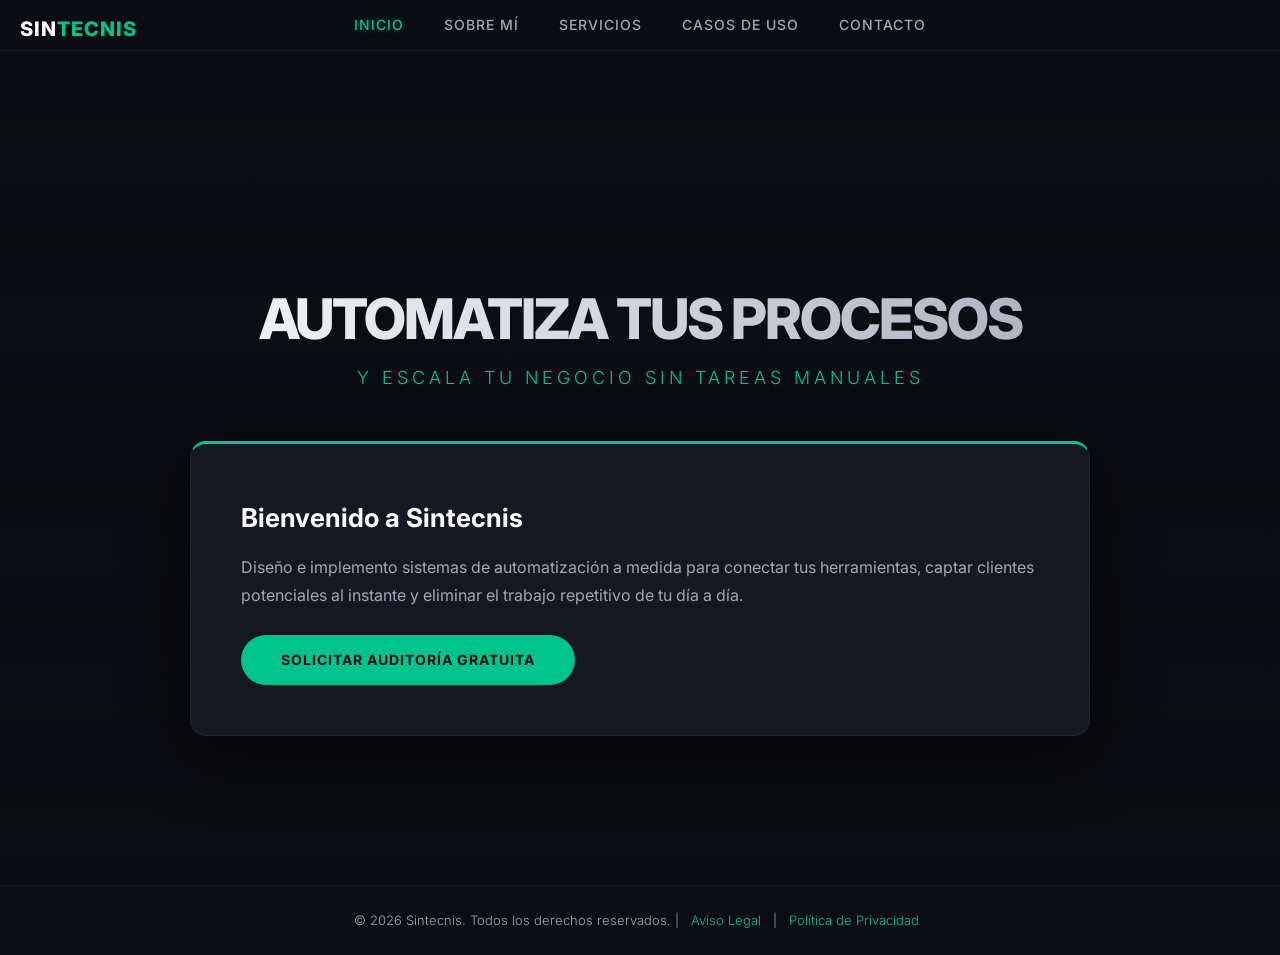
<file: index.html>
<!doctype html>
<html lang="es">
<head>
    <meta charset="utf-8">
    <meta http-equiv="X-UA-Compatible" content="IE=edge">
    <meta name="viewport" content="width=device-width, initial-scale=1">
    
    <!-- Cabeceras de Seguridad Básicas para Web Estática -->
    <meta http-equiv="X-Content-Type-Options" content="nosniff">
    <meta name="referrer" content="strict-origin-when-cross-origin">

    <title>Sintecnis | Automatización de Procesos y Captación de Clientes</title>
    <meta name="description" content="Consultoría de automatización de procesos con Make, APIs y sistemas de captación de leads para empresas. Ahorra horas de trabajo manual.">

    <!-- Google reCAPTCHA v3 (Pega aquí tu script con tu Site Key pública) -->
     <script src="https://www.google.com/recaptcha/api.js?render=6LdymyMuAAAAAO7fPjO7Dd2IUIYKH5w0hFWLrXYZ"></script>
    <!-- <script src="https://www.google.com/recaptcha/api.js?render=6LcXAQUuAAAAAJaiqwpPEfkSgPpl6sPxqFCcwkRI"></script> -->

    <!-- Favicons -->
    <link rel="apple-touch-icon" sizes="180x180" href="apple-touch-icon.png">
    <link rel="icon" type="image/png" sizes="32x32" href="favicon-32x32.png">
    <link rel="icon" type="image/png" sizes="16x16" href="favicon-16x16.png">
    <link rel="manifest" href="site.webmanifest">
    <link rel="mask-icon" href="safari-pinned-tab.svg" color="#01c38e">
    <meta name="msapplication-TileColor" content="#0b0d12">
    <meta name="theme-color" content="#0b0d12">

    <link rel="stylesheet" href="css/bootstrap.min.css">
    <link rel="stylesheet" href="css/fontAwesome.css">
    <link href="https://fonts.googleapis.com/css2?family=Inter:wght@300;400;600;700;800&display=swap" rel="stylesheet">

    <style>
        :root {
            --bg-dark: #0b0d12;
            --bg-card: #1a1e29;
            --accent: #01c38e;
            --accent-hover: #01a376;
            --text-white: #ffffff;
            --text-grey: #a0a8b8;
        }

        body {
            font-family: 'Inter', sans-serif;
            background-color: var(--bg-dark) !important;
            color: var(--text-white) !important;
            overflow-x: hidden;
        }

        .top-part {
            position: fixed;
            width: 100%;
            height: 100%;
            z-index: -2;
            top: 0;
            left: 0;
            background-color: var(--bg-dark);
        }

        .top-part video {
            width: 100%;
            height: 100%;
            object-fit: cover;
            opacity: 0.3;
            filter: blur(2px) brightness(0.8);
        }

        .overlay {
            background: linear-gradient(180deg, rgba(11,13,18,0.9) 0%, rgba(11,13,18,0.7) 50%, rgba(11,13,18,0.95) 100%) !important;
            z-index: -1 !important;
            position: fixed;
            width: 100%;
            height: 100%;
            top: 0;
            left: 0;
        }

        .navbar-modern {
            position: fixed;
            top: 0;
            left: 0;
            width: 100%;
            z-index: 1000;
            background: rgba(11, 13, 18, 0.85) !important;
            backdrop-filter: blur(12px);
            border-bottom: 1px solid rgba(255, 255, 255, 0.05);
            padding: 15px 0;
            transition: all 0.3s ease;
        }

        .navbar-modern .nav-links {
            display: flex;
            justify-content: center;
            align-items: center;
            gap: 40px;
            list-style: none;
            margin: 0;
            padding: 0;
        }

        .navbar-modern .nav-links li a {
            color: var(--text-grey) !important;
            text-decoration: none;
            font-size: 14px;
            font-weight: 500;
            text-transform: uppercase;
            letter-spacing: 1px;
            transition: color 0.3s;
        }

        .navbar-modern .nav-links li a:hover,
        .navbar-modern .nav-links li.selected a {
            color: var(--accent) !important;
            text-shadow: 0 0 10px rgba(1, 195, 142, 0.4);
        }

        .brand-logo {
            position: absolute;
            left: 20px;
            top: 15px;
            font-size: 20px;
            font-weight: 800;
            color: var(--text-white) !important;
            letter-spacing: 1px;
            text-decoration: none;
        }
        .brand-logo span {
            color: var(--accent);
        }

        .cd-hero {
            background: transparent !important;
            padding-top: 120px;
        }

        .cd-hero-slider {
            position: relative;
            width: 100%;
            min-height: 85vh;
            list-style: none;
            padding: 0;
            margin: 0;
        }

        .cd-hero-slider li {
            display: none;
            min-height: 85vh;
        }

        .cd-hero-slider li.selected {
            display: flex;
            align-items: center;
            justify-content: center;
        }

        .heading {
            margin-bottom: 50px !important;
            text-align: center;
        }

        .heading h1 {
            font-size: 56px;
            font-weight: 800;
            letter-spacing: -2px;
            text-transform: uppercase;
            background: linear-gradient(to right, #fff, #a0a8b8);
            -webkit-background-clip: text;
            -webkit-text-fill-color: transparent;
            margin-bottom: 15px;
        }

        .heading span {
            font-size: 18px;
            color: var(--accent) !important;
            font-weight: 300;
            letter-spacing: 4px;
            text-transform: uppercase;
        }

        .content {
            background-color: rgba(26, 30, 41, 0.7) !important;
            backdrop-filter: blur(10px);
            border: 1px solid rgba(255, 255, 255, 0.05);
            border-top: 3px solid var(--accent) !important;
            border-radius: 16px;
            box-shadow: 0 20px 60px rgba(0,0,0,0.5) !important;
            padding: 50px !important;
            max-width: 900px;
            margin: 0 auto !important;
            position: relative;
            z-index: 10;
        }

        .content h4 {
            font-size: 26px;
            font-weight: 700;
            color: var(--text-white) !important;
            margin-bottom: 20px;
        }

        .content p {
            font-size: 16px;
            color: var(--text-grey) !important;
            line-height: 1.8;
            margin-bottom: 25px;
        }

        .primary-button a, 
        .btn-modern {
            display: inline-block;
            background-color: var(--accent) !important;
            color: #0b0d12 !important;
            font-weight: 700 !important;
            padding: 15px 40px !important;
            border-radius: 50px !important;
            text-decoration: none;
            text-transform: uppercase;
            letter-spacing: 1px;
            font-size: 14px;
            border: none !important;
            transition: all 0.3s ease;
            cursor: pointer;
        }

        .primary-button a:hover,
        .btn-modern:hover {
            background-color: var(--accent-hover) !important;
            color: #fff !important;
            transform: translateY(-3px);
            box-shadow: 0 10px 20px rgba(1, 195, 142, 0.3);
        }

        .fivth-content input[type="text"], 
        .fivth-content input[type="email"], 
        .fivth-content textarea {
            background-color: rgba(0,0,0,0.35) !important;
            border: 1px solid rgba(255,255,255,0.15) !important;
            border-radius: 8px !important;
            color: var(--text-white) !important;
            padding: 15px !important;
            height: auto !important;
            line-height: 1.5 !important;
            font-size: 15px !important;
            margin-bottom: 15px;
        }

        .fivth-content input:focus, 
        .fivth-content textarea:focus {
            border-color: var(--accent) !important;
            box-shadow: 0 0 0 3px rgba(1, 195, 142, 0.2) !important;
            outline: none !important;
        }

        .gdpr-check {
            display: flex;
            align-items: flex-start;
            gap: 10px;
            margin-bottom: 20px;
            font-size: 13px;
            color: var(--text-grey);
            text-align: left;
        }

        .gdpr-check input[type="checkbox"] {
            margin-top: 4px;
            accent-color: var(--accent);
        }

        .gdpr-check a {
            color: var(--accent);
            text-decoration: underline;
        }

        footer {
            background-color: var(--bg-dark) !important;
            border-top: 1px solid rgba(255,255,255,0.05) !important;
            position: relative;
            z-index: 100;
            padding: 25px 15px;
            text-align: center;
        }

        footer p {
            color: var(--text-grey) !important;
            font-size: 13px;
            font-weight: 300;
            margin: 0;
        }

        footer a {
            color: var(--accent);
            text-decoration: none;
            margin: 0 8px;
        }

        footer a:hover {
            text-decoration: underline;
        }

        #success-message {
            animation: fadeInUp 0.6s ease-out;
        }

        @keyframes fadeInUp {
            from { opacity: 0; transform: translateY(20px); }
            to { opacity: 1; transform: translateY(0); }
        }

        @media (max-width: 768px) {
            .heading h1 { font-size: 36px; }
            .navbar-modern .nav-links { gap: 15px; font-size: 12px; }
            .brand-logo { display: none; }
            .content { padding: 30px 20px !important; margin: 0 15px !important; }
        }
    </style>
</head>
<body>

    <div class="overlay"></div>
    <section class="top-part">
        <video autoplay loop muted playsinline>
            <source src="videos/video.mp4" type="video/mp4">
        </video>
    </section>

    <nav class="navbar-modern">
        <a href="#inicio" class="brand-logo" data-slide="0">SIN<span>TECNIS</span></a>
        <ul class="nav-links">
            <li class="selected"><a href="#inicio" data-slide="0">Inicio</a></li>
            <li><a href="#sobre-mi" data-slide="1">Sobre Mí</a></li>
            <li><a href="#servicios" data-slide="2">Servicios</a></li>
            <li><a href="#casos" data-slide="3">Casos de Uso</a></li>
            <li><a href="#contacto" data-slide="4">Contacto</a></li>
        </ul>
    </nav>

    <section class="cd-hero">
        <ul class="cd-hero-slider">

            <!-- SLIDE 1: INICIO -->
            <li class="selected">
                <div class="container">
                    <div class="heading">
                        <h1>Automatiza tus Procesos</h1>
                        <span>Y escala tu negocio sin tareas manuales</span>
                    </div>
                    <div class="content first-content">
                        <h4>Bienvenido a Sintecnis</h4>
                        <p>Diseño e implemento sistemas de automatización a medida para conectar tus herramientas, captar clientes potenciales al instante y eliminar el trabajo repetitivo de tu día a día.</p>
                        <div class="primary-button">
                            <a href="#contacto" data-slide="4">Solicitar Auditoría Gratuita</a>
                        </div>
                    </div>
                </div>
            </li>

            <!-- SLIDE 2: SOBRE MÍ -->
            <li>
                <div class="container">
                    <div class="heading">
                        <h1>Enfoque Técnico</h1>
                        <span>Soluciones directas, sin intermediarios</span>
                    </div>
                    <div class="content second-content">
                        <h4>¿Cómo trabajo?</h4>
                        <p>Soy especialista en automatización de flujos de trabajo, integración de APIs y arquitectura No-Code/Low-Code (Make, Webhooks, Python). Tratas directamente con quien diseña y mantiene tu sistema, garantizando soluciones rápidas, escalables y adaptadas a la operativa real de tu negocio.</p>
                        <div class="primary-button">
                            <a href="#contacto" data-slide="4">Hablemos de tu proyecto</a>
                        </div>
                    </div>
                </div>
            </li>

            <!-- SLIDE 3: SERVICIOS -->
            <li>
                <div class="container">
                    <div class="heading">
                        <h1>Soluciones</h1>
                        <span>Automatización a medida</span>
                    </div>
                    <div class="content third-content">
                        <h4>Servicios Principales</h4>
                        <p>Conecto tus formularios, CRM, correo electrónico y mensajería para que la información fluya automáticamente sin errores humanos.</p>
                        <ul style="list-style: none; padding: 0; margin-bottom: 30px;">
                            <li style="color: var(--accent); margin-bottom: 10px;">✓ Captación y cualificación automática de leads</li>
                            <li style="color: var(--accent); margin-bottom: 10px;">✓ Integración con WhatsApp, Telegram, Gmail y CRM</li>
                            <li style="color: var(--accent); margin-bottom: 10px;">✓ Sincronización de bases de datos y facturación</li>
                        </ul>
                        <div class="primary-button">
                            <a href="#contacto" data-slide="4">Pedir Presupuesto</a>
                        </div>
                    </div>
                </div>
            </li>

            <!-- SLIDE 4: CASOS DE USO -->
            <li>
                <div class="container">
                    <div class="heading">
                        <h1>Casos de Uso</h1>
                        <span>Ejemplos de aplicación real</span>
                    </div>
                    <div class="content fourth-content">
                        <h4>¿Qué podemos automatizar hoy?</h4>
                        <p><strong>1. Respuesta inmediata a clientes:</strong> Cuando alguien rellena tu web, recibe un correo personalizado en 5 segundos, sus datos se guardan en tu CRM y tú recibes una alerta en tu móvil.<br>
                        <strong>2. Gestión administrativa:</strong> Generación automática de presupuestos, facturas y recordatorios de seguimiento sin tocar una hoja de cálculo.</p>
                        <div class="primary-button">
                            <a href="#contacto" data-slide="4">Probar una Demo</a>
                        </div>
                    </div>
                </div>
            </li>

            <!-- SLIDE 5: CONTACTO -->
            <li>
                <div class="container">
                    <div class="heading">
                        <h1>Hablemos</h1>
                        <span>Cuéntame qué proceso quieres automatizar</span>
                    </div>
                    <div class="content fivth-content">
                        <h4>Contacto Directo</h4>
                        <p style="max-width: 550px;">Describe brevemente tu negocio o el cuello de botella que quieres resolver. Te responderé en menos de 24 horas con una propuesta clara.</p>
                        <div class="row">
                            <div class="col-md-12">
                                <form id="contact" action="https://hook.eu1.make.com/nskpr2016ak9xm599ajx19p2qz8hq71o" method="post">
                                    <div class="row">
                                        <div class="col-md-6">
                                            <input name="name" type="text" class="form-control" id="name" placeholder="Tu Nombre" maxlength="80" required>
                                        </div>
                                        <div class="col-md-6">
                                            <input name="email" type="email" class="form-control" id="email" placeholder="Tu Email" maxlength="120" required>
                                        </div>
                                        <div class="col-md-12">
                                            <textarea name="message" rows="4" class="form-control" id="message" placeholder="Cuéntame sobre tu proyecto..." maxlength="1000" required></textarea>
                                        </div>
                                        <div class="col-md-12">
                                            <label class="gdpr-check">
                                                <input type="checkbox" id="gdpr" name="gdpr" required>
                                                <span>He leído y acepto la <a href="privacidad.html" target="_blank" rel="noopener noreferrer">Política de Privacidad</a>. Tus datos solo se usarán para responder a tu consulta.</span>
                                            </label>
                                        </div>
                                        <div class="col-md-12">
                                            <button type="submit" class="btn-modern">Enviar Mensaje</button>
                                        </div>
                                    </div>
                                </form>

                                <div id="success-message" style="display: none; text-align: center; padding: 40px 0;">
                                    <div style="display: inline-block; width: 70px; height: 70px; line-height: 70px; border-radius: 50%; background-color: var(--accent); margin-bottom: 20px;">
                                        <i class="fa fa-check" style="font-size: 32px; color: #0b0d12;"></i>
                                    </div>
                                    <h3 style="color: var(--text-white); font-size: 26px; font-weight: 700; margin-bottom: 15px;">¡Mensaje Enviado!</h3>
                                    <p style="color: var(--text-grey); font-size: 16px; max-width: 500px; margin: 0 auto 25px auto;">Gracias por escribir. Revisaré tu mensaje y te responderé en menos de 24 horas.</p>
                                    <button type="button" id="reset-form-btn" class="btn-modern">Enviar otro mensaje</button>
                                </div>
                            </div>
                        </div>
                    </div>
                </div>
            </li>

        </ul>
    </section>

    <footer>
        <p>© 2026 Sintecnis. Todos los derechos reservados. | 
            <a href="aviso-legal.html" rel="noopener noreferrer">Aviso Legal</a> | 
            <a href="privacidad.html" rel="noopener noreferrer">Política de Privacidad</a>
        </p>
    </footer>

    <script>
        document.addEventListener('DOMContentLoaded', function() {
            var slidesWrapper = document.querySelector('.cd-hero-slider');
            var navLinks = document.querySelectorAll('.navbar-modern .nav-links li');

            function showSlide(index) {
                var slides = slidesWrapper.children;
                if (!slides[index]) return;

                for (var i = 0; i < slides.length; i++) {
                    slides[i].classList.remove('selected');
                }
                for (var j = 0; j < navLinks.length; j++) {
                    navLinks[j].classList.remove('selected');
                }

                slides[index].classList.add('selected');
                if (navLinks[index]) {
                    navLinks[index].classList.add('selected');
                }
                window.scrollTo({ top: 0, behavior: 'smooth' });
            }

            // Delegación de eventos para TODOS los botones y enlaces con data-slide
            document.body.addEventListener('click', function(event) {
                var target = event.target.closest('[data-slide]');
                if (target) {
                    event.preventDefault();
                    var slideIndex = parseInt(target.getAttribute('data-slide'), 10);
                    showSlide(slideIndex);
                }
            });

            // Envío del formulario protegido
            var form = document.getElementById('contact');
            var successMessage = document.getElementById('success-message');
            var resetBtn = document.getElementById('reset-form-btn');

            if (form) {
                form.addEventListener('submit', function(event) {
                    event.preventDefault();

                    var submitButton = form.querySelector('button[type="submit"]');
                    var originalButtonText = submitButton.innerHTML;
                    submitButton.innerHTML = 'Enviando...';
                    submitButton.disabled = true;
                    submitButton.style.opacity = '0.7';

                    function sendWebhook(token) {
                        var formData = new FormData(form);
                        if (token) {
                            formData.append('recaptchaToken', token);
                        }
                        formData.append('origin', window.location.hostname);

                        fetch(form.action, {
                            method: 'POST',
                            body: formData,
                            mode: 'no-cors'
                        })
                        .then(function() {
                            form.style.display = 'none';
                            successMessage.style.display = 'block';
                            form.reset();
                        })
                        .catch(function(error) {
                            console.error('Error:', error);
                            alert('Hubo un problema al enviar tu mensaje. Por favor, inténtalo de nuevo.');
                        })
                        .finally(function() {
                            submitButton.innerHTML = originalButtonText;
                            submitButton.disabled = false;
                            submitButton.style.opacity = '1';
                        });
                    }

                    // Ejecutar reCAPTCHA si está cargado; si falla o está bloqueado, permitir envío controlado
                    if (typeof grecaptcha !== 'undefined') {
                        grecaptcha.ready(function() {
                            grecaptcha.execute('6LdymyMuAAAAAO7fPjO7Dd2IUIYKH5w0hFWLrXYZ', {action: 'submit'})
                                .then(function(token) {
                                    sendWebhook(token);
                                })
                                .catch(function() {
                                    sendWebhook('');
                                });
                        });
                    } else {
                        sendWebhook('');
                    }
                });
            }

            if (resetBtn) {
                resetBtn.addEventListener('click', function() {
                    successMessage.style.display = 'none';
                    form.style.display = 'block';
                });
            }
        });
    </script>
</body>
</html>
</file>
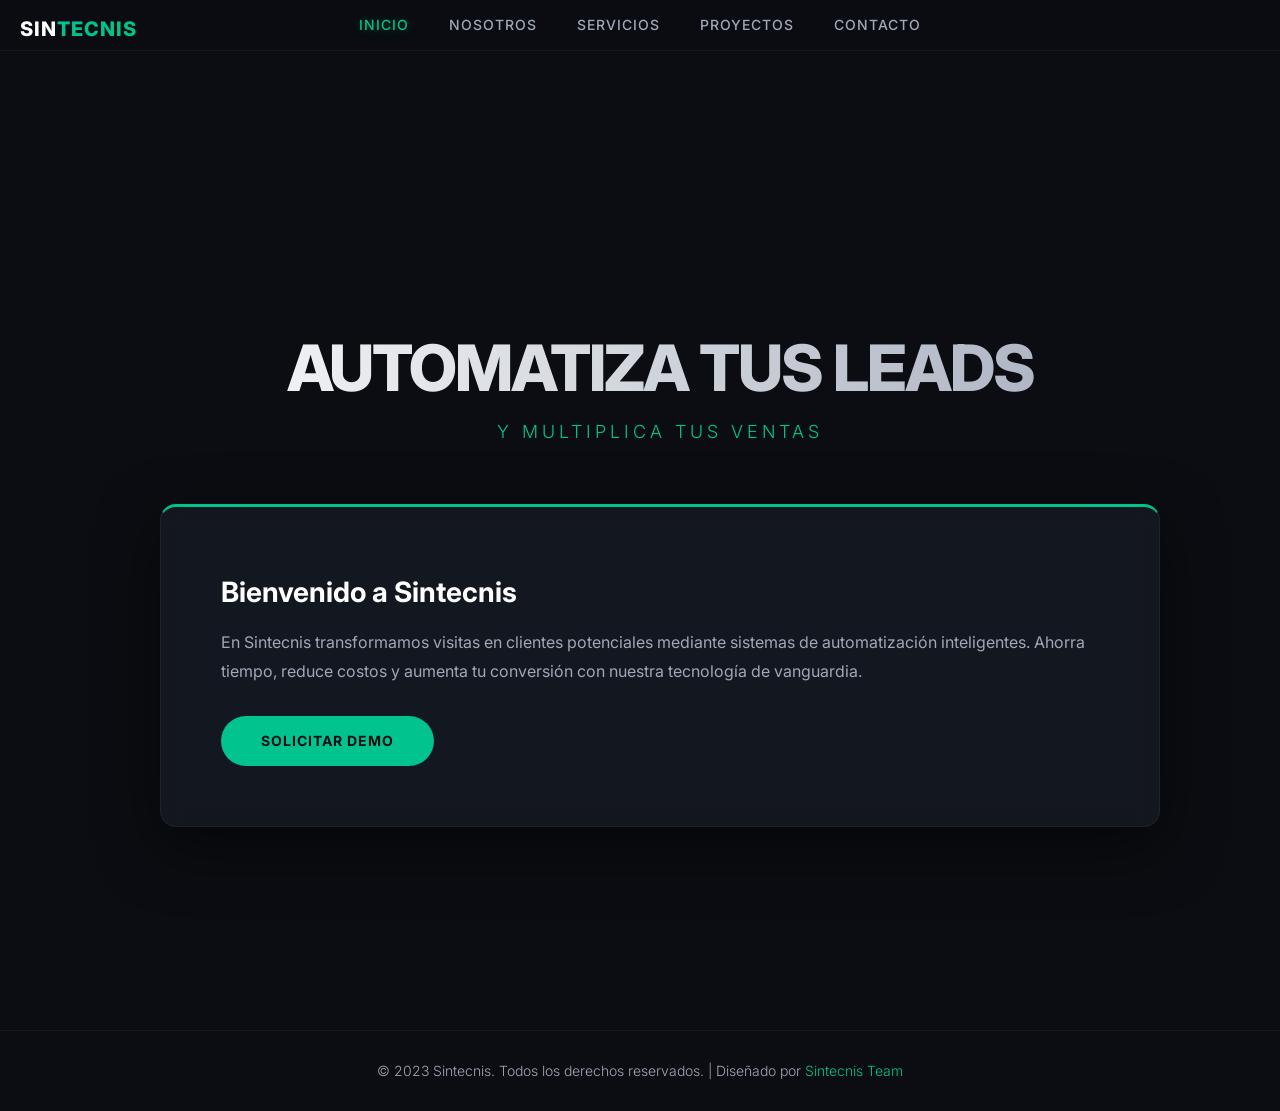
<file: web6.1/index.html>
<!doctype html>
<html class="no-js" lang="es">
<head>
    <meta charset="utf-8">
    <meta http-equiv="X-UA-Compatible" content="IE=edge,chrome=1">
    <title>sintecnis | Automatización de Leads y Captación de Clientes</title>
    <meta name="description" content="">
    <meta name="viewport" content="width=device-width, initial-scale=1">
    
    <!-- ========================================== -->
    <!-- FAVICONS (Configurados para evitar el aplastamiento) -->
    <!-- ========================================== -->
    <link rel="apple-touch-icon" sizes="180x180" href="apple-touch-icon.png">
    <link rel="icon" type="image/png" sizes="32x32" href="favicon-32x32.png">
    <link rel="icon" type="image/png" sizes="16x16" href="favicon-16x16.png">
    <link rel="manifest" href="site.webmanifest">
    <link rel="mask-icon" href="safari-pinned-tab.svg" color="#01c38e">
    <meta name="msapplication-TileColor" content="#0b0d12">
    <meta name="theme-color" content="#0b0d12">

    <link rel="stylesheet" href="css/bootstrap.min.css">
    <link rel="stylesheet" href="css/bootstrap-theme.min.css">
    <link rel="stylesheet" href="css/fontAwesome.css">
    
    <!-- Fuente Moderna -->
    <link href="https://fonts.googleapis.com/css2?family=Inter:wght@300;400;600;700;800&display=swap" rel="stylesheet">

    <script src="js/vendor/modernizr-2.8.3-respond-1.4.2.min.js"></script>
    
    <style>
        /* =========================================
           ESTILOS MODERNOS OSCUROS - SINTECNIS
           ========================================= */
        :root {
            --bg-dark: #0b0d12;
            --bg-card: #1a1e29;
            --accent: #01c38e;
            --accent-hover: #01a376;
            --text-white: #ffffff;
            --text-grey: #a0a8b8;
        }

        body {
            font-family: 'Inter', sans-serif;
            background-color: var(--bg-dark) !important;
            color: var(--text-white) !important;
            overflow-x: hidden;
        }

        /* 1. FONDO DE VIDEO OSCURECIDO */
        .top-part {
            position: fixed;
            width: 100%;
            height: 100%;
            z-index: -2;
            top: 0;
            left: 0;
            background-color: var(--bg-dark);
        }

        .top-part video {
            width: 100%;
            height: 100%;
            object-fit: cover;
            opacity: 0.3;
            filter: blur(2px) brightness(0.8);
        }

        .overlay {
            background: linear-gradient(180deg, rgba(11,13,18,0.9) 0%, rgba(11,13,18,0.7) 50%, rgba(11,13,18,0.95) 100%) !important;
            z-index: -1 !important;
        }

        /* 2. NAVEGACIÓN MODERNA */
        .navbar-modern {
            position: fixed;
            top: 0;
            left: 0;
            width: 100%;
            z-index: 1000;
            background: rgba(11, 13, 18, 0.8) !important;
            backdrop-filter: blur(12px);
            border-bottom: 1px solid rgba(255, 255, 255, 0.05);
            padding: 15px 0;
            transition: all 0.3s ease;
        }

        .navbar-modern .nav-links {
            display: flex;
            justify-content: center;
            align-items: center;
            gap: 40px;
            list-style: none;
            margin: 0;
            padding: 0;
        }

        .navbar-modern .nav-links li a {
            color: var(--text-grey) !important;
            text-decoration: none;
            font-size: 14px;
            font-weight: 500;
            text-transform: uppercase;
            letter-spacing: 1px;
            transition: color 0.3s;
        }

        .navbar-modern .nav-links li a:hover,
        .navbar-modern .nav-links li.selected a,
        .navbar-modern .nav-links li.active a {
            color: var(--accent) !important;
            text-shadow: 0 0 10px rgba(1, 195, 142, 0.4);
        }

        .brand-logo {
            position: absolute;
            left: 20px;
            top: 15px;
            font-size: 20px;
            font-weight: 800;
            color: var(--text-white) !important;
            letter-spacing: 1px;
        }
        .brand-logo span {
            color: var(--accent);
        }

        /* 3. ESTRUCTURA DEL CONTENIDO - Slides con Display */
        .cd-hero {
            background: transparent !important;
            padding-top: 120px;
        }

        .cd-hero-slider {
            position: relative;
            width: 100%;
            min-height: 100vh;
        }

        /* IMPORTANTE: Cada slide oculto por defecto */
        .cd-hero-slider li {
            display: none;
            min-height: 100vh;
        }

        /* El slide seleccionado se muestra */
        .cd-hero-slider li.selected {
            display: flex;
            align-items: center;
            justify-content: center;
        }

        /* Títulos */
        .heading {
            margin-bottom: 60px !important;
            text-align: center;
        }

        .heading h1 {
            font-size: 64px;
            font-weight: 800;
            letter-spacing: -2px;
            text-transform: uppercase;
            background: linear-gradient(to right, #fff, #a0a8b8);
            -webkit-background-clip: text;
            -webkit-text-fill-color: transparent;
            margin-bottom: 15px;
        }

        .heading span {
            font-size: 18px;
            color: var(--accent) !important;
            font-weight: 300;
            letter-spacing: 4px;
            text-transform: uppercase;
        }

        /* 4. TARJETAS MINIMALISTAS */
        .content {
            background-color: rgba(26, 30, 41, 0.6) !important;
            backdrop-filter: blur(10px);
            border: 1px solid rgba(255, 255, 255, 0.05);
            border-top: 3px solid var(--accent) !important;
            border-radius: 16px;
            box-shadow: 0 20px 60px rgba(0,0,0,0.5) !important;
            padding: 60px !important;
            margin-bottom: 0 !important;
            margin-top: 0 !important;
            max-width: 1000px;
            margin: 0 auto !important;
            position: relative;
            z-index: 10;
        }

        .content h4 {
            font-size: 28px;
            font-weight: 700;
            color: var(--text-white) !important;
            margin-bottom: 20px;
        }

        .content p {
            font-size: 16px;
            color: var(--text-grey) !important;
            line-height: 1.8;
            margin-bottom: 30px;
        }

        /* Botones modernos */
        .primary-button a, 
        .btn-modern {
            display: inline-block;
            background-color: var(--accent) !important;
            color: #0b0d12 !important;
            font-weight: 700 !important;
            padding: 15px 40px !important;
            border-radius: 50px !important;
            text-decoration: none;
            text-transform: uppercase;
            letter-spacing: 1px;
            font-size: 14px;
            border: none !important;
            transition: all 0.3s ease;
        }

        .primary-button a:hover,
        .btn-modern:hover {
            background-color: var(--accent-hover) !important;
            color: #fff !important;
            transform: translateY(-3px);
            box-shadow: 0 10px 20px rgba(1, 195, 142, 0.3);
        }

        /* 5. FORMULARIO MODERNO */
        .fivth-content input, 
        .fivth-content textarea {
            background-color: rgba(0,0,0,0.3) !important;
            border: 1px solid rgba(255,255,255,0.1) !important;
            border-radius: 8px !important;
            color: var(--text-white) !important;
            padding: 15px !important;
            height: auto !important;
            line-height: 1.5 !important;
            font-size: 15px !important;
        }

        .fivth-content input:focus, 
        .fivth-content textarea:focus {
            border-color: var(--accent) !important;
            box-shadow: 0 0 0 3px rgba(1, 195, 142, 0.2) !important;
            outline: none !important;
        }

        /* 6. FOOTER OSCURO */
        footer {
            background-color: var(--bg-dark) !important;
            border-top: 1px solid rgba(255,255,255,0.05) !important;
            position: relative;
            z-index: 100;
            padding: 30px 0;
        }

        footer p {
            color: var(--text-grey) !important;
            font-size: 14px;
            font-weight: 300;
            margin: 0;
            text-align: center;
        }

        /* 7. OCULTAR EL MENÚ ANTIGUO */
        .cd-slider-nav {
            display: none !important;
        }

        /* 8. MENSAJE DE ÉXITO DEL FORMULARIO */
        #success-message {
            animation: fadeInUp 0.6s ease-out;
        }

        #success-message i.fa-check {
            animation: popIn 0.5s ease-out 0.2s both;
        }

        @keyframes fadeInUp {
            from {
                opacity: 0;
                transform: translateY(20px);
            }
            to {
                opacity: 1;
                transform: translateY(0);
            }
        }

        @keyframes popIn {
            0% { transform: scale(0); }
            70% { transform: scale(1.15); }
            100% { transform: scale(1); }
        }

        /* Responsive */
        @media (max-width: 768px) {
            .heading h1 { font-size: 40px; }
            .navbar-modern .nav-links { gap: 20px; }
            .brand-logo { display: none; }
            .content { padding: 30px !important; margin: 0 20px !important; }
        }
    </style>
</head>
<body>

    <!-- Fondo de Video Oscurecido -->
    <div class="overlay"></div>
    <section class="top-part">
        <video autoplay loop muted playsinline>
            <source src="videos/video.mp4" type="video/mp4">
        </video>
    </section>

    <!-- Menú de Navegación Moderno -->
    <nav class="navbar-modern">
        <a href="#" class="brand-logo">SIN<span>TECNIS</span></a>
        <ul class="nav-links">
            <li class="selected"><a href="#0">Inicio</a></li>
            <li><a href="#0">Nosotros</a></li>
            <li><a href="#0">Servicios</a></li>
            <li><a href="#0">Proyectos</a></li>
            <li><a href="#0">Contacto</a></li>
        </ul>
    </nav>

    <!-- Contenido Principal -->
    <section class="cd-hero">
        <ul class="cd-hero-slider">

            <!-- SLIDE 1: INICIO -->
            <li class="selected">
                <div class="container">
                    <div class="heading">
                        <h1>Automatiza tus Leads</h1>
                        <span>Y multiplica tus ventas</span>
                    </div>
                    <div class="content first-content">
                        <h4>Bienvenido a Sintecnis</h4>
                        <p>En Sintecnis transformamos visitas en clientes potenciales mediante sistemas de automatización inteligentes. Ahorra tiempo, reduce costos y aumenta tu conversión con nuestra tecnología de vanguardia.</p>
                        <div class="primary-button">
                            <a href="#">Solicitar Demo</a>
                        </div>
                    </div>
                </div>
            </li>

            <!-- SLIDE 2: NOSOTROS -->
            <li>
                <div class="container">
                    <div class="heading">
                        <h1>¿Quiénes Somos?</h1>
                        <span>Expertos en crecimiento</span>
                    </div>
                    <div class="content second-content">
                        <h4>Misión y Visión</h4>
                        <p>Somos un equipo de especialistas en marketing digital y desarrollo tecnológico. Nuestra misión es impulsar a las empresas a alcanzar su máximo potencial digital mediante la automatización de procesos comerciales.</p>
                        <div class="primary-button">
                            <a href="#">Conoce al Equipo</a>
                        </div>
                    </div>
                </div>
            </li>

            <!-- SLIDE 3: SERVICIOS -->
            <li>
                <div class="container">
                    <div class="heading">
                        <h1>Soluciones</h1>
                        <span>Todo en uno</span>
                    </div>
                    <div class="content third-content">
                        <h4>Nuestros Servicios</h4>
                        <p>Implementamos sistemas de captación de leads, chatbots inteligentes, email marketing automatizado y seguimiento de clientes mediante CRM. Todo para que tu negocio no dependa de procesos manuales.</p>
                        <ul style="list-style: none; padding: 0; margin-bottom: 30px;">
                            <li style="color: var(--accent); margin-bottom: 10px;">✓ Generación de leads calificados</li>
                            <li style="color: var(--accent); margin-bottom: 10px;">✓ Integración con WhatsApp y Redes</li>
                            <li style="color: var(--accent); margin-bottom: 10px;">✓ Analítica en tiempo real</li>
                        </ul>
                        <div class="primary-button">
                            <a href="#">Ver Planes</a>
                        </div>
                    </div>
                </div>
            </li>

            <!-- SLIDE 4: PROYECTOS -->
            <li>
                <div class="container">
                    <div class="heading">
                        <h1>Resultados</h1>
                        <span>Casos de éxito</span>
                    </div>
                    <div class="content fourth-content">
                        <h4>Lo que hemos logrado</h4>
                        <p>Hemos ayudado a más de 50 empresas a automatizar sus ventas, generando más de 10,000 leads calificados en el último año. Nuestro enfoque es simple: resultados medibles y escalables.</p>
                        <div class="primary-button">
                            <a href="#">Portafolio</a>
                        </div>
                    </div>
                </div>
            </li>

            <!-- SLIDE 5: CONTACTO -->
            <li>
                <div class="container">
                    <div class="heading">
                        <h1>Hablemos</h1>
                        <span>Tu crecimiento empieza aquí</span>
                    </div>
                    <div class="content fivth-content">
                        <h4>Contáctanos</h4>
                        <p style="max-width: 500px;">Cuéntanos sobre tu negocio y te diseñaremos una estrategia de automatización a medida. Respondemos en menos de 24 horas.</p>
                        <div class="row">
                            <div class="col-md-12">
                                <form id="contact" action="https://hook.eu1.make.com/nskpr2016ak9xm599ajx19p2qz8hq71o" method="post">
                                    <div class="row">
                                        <div class="col-md-6">
                                            <input name="name" type="text" class="form-control" id="name" placeholder="Tu Nombre" required="">
                                        </div>
                                        <div class="col-md-6">
                                            <input name="email" type="email" class="form-control" id="email" placeholder="Tu Email" required="">
                                        </div>
                                        <div class="col-md-12">
                                            <textarea name="message" rows="4" class="form-control" id="message" placeholder="Cuéntanos sobre tu proyecto..." required=""></textarea>
                                        </div>
                                        <div class="col-md-12">
                                            <button type="submit" class="btn-modern" style="border:none; cursor:pointer;">Enviar Mensaje</button>
                                        </div>
                                    </div>
                                </form>

                                <!-- Mensaje de éxito (oculto por defecto) -->
                                <div id="success-message" style="display: none; text-align: center; padding: 40px 0;">
                                    <div style="display: inline-block; width: 80px; height: 80px; line-height: 80px; border-radius: 50%; background-color: var(--accent); margin-bottom: 25px;">
                                        <i class="fa fa-check" style="font-size: 36px; color: #0b0d12;"></i>
                                    </div>
                                    <h3 style="color: var(--text-white); font-size: 28px; font-weight: 700; margin-bottom: 15px;">¡Mensaje Enviado!</h3>
                                    <p style="color: var(--text-grey); font-size: 16px; max-width: 500px; margin: 0 auto 30px auto; line-height: 1.6;">Gracias por contactarnos. Hemos recibido tu información y te responderemos en menos de 24 horas.</p>
                                    <a href="#0" id="reset-form-btn" class="btn-modern" style="text-decoration:none;">Enviar otro mensaje</a>
                                </div>
                            </div>
                        </div>
                    </div>
                </div>
            </li>

        </ul>
    </section>

    <!-- Footer -->
    <footer>
        <p>© 2023 Sintecnis. Todos los derechos reservados. | Diseñado por <a href="#" style="color: var(--accent); text-decoration:none;">Sintecnis Team</a></p>
    </footer>

    <!-- Scripts -->
    <script src="js/vendor/jquery-1.11.2.min.js"></script>
    <script src="js/vendor/bootstrap.min.js"></script>
    <script src="js/plugins.js"></script>
    
    <!-- Script inline: Función en todos los navegadores, sin depender de jQuery -->
    <script>
        document.addEventListener('DOMContentLoaded', function() {
            var slidesWrapper = document.querySelector('.cd-hero-slider');
            var navLinks = document.querySelectorAll('.navbar-modern .nav-links li');

            // Función para cambiar de slide
            function showSlide(index) {
                var slides = slidesWrapper.children;

                // Quitar 'selected' de todos los slides y menú
                for (var i = 0; i < slides.length; i++) {
                    slides[i].classList.remove('selected');
                }
                for (var j = 0; j < navLinks.length; j++) {
                    navLinks[j].classList.remove('selected', 'active');
                }

                // Añadir 'selected' al slide y menú correspondiente
                slides[index].classList.add('selected');
                navLinks[index].classList.add('selected');
            }

            // Evento click en los enlaces del menú
            for (var k = 0; k < navLinks.length; k++) {
                navLinks[k].querySelector('a').addEventListener('click', function(event) {
                    event.preventDefault();
                    
                    var parentLi = this.parentNode;
                    var links = document.querySelectorAll('.navbar-modern .nav-links li');
                    var index = Array.prototype.indexOf.call(links, parentLi);

                    // Si ya está seleccionado, no hacer nada
                    if (parentLi.classList.contains('selected')) return;

                    showSlide(index);
                });
            }

            // Inicializar la primera diapositiva como seleccionada
            showSlide(0);
        });
    </script>

    <!-- Script para el envío del formulario sin redirección -->
    <script>
        document.addEventListener('DOMContentLoaded', function() {
            var form = document.getElementById('contact');
            var successMessage = document.getElementById('success-message');
            var resetBtn = document.getElementById('reset-form-btn');

            if (form) {
                form.addEventListener('submit', function(event) {
                    // 1. Evita que la página se redirija al webhook
                    event.preventDefault();

                    // 2. Cambiar el botón a estado "Enviando..."
                    var submitButton = form.querySelector('button[type="submit"]');
                    var originalButtonText = submitButton.innerHTML;
                    submitButton.innerHTML = 'Enviando...';
                    submitButton.disabled = true;
                    submitButton.style.opacity = '0.7';

                    // 3. Enviar los datos al webhook con fetch (en segundo plano)
                    var formData = new FormData(form);

                    fetch(form.action, {
                        method: 'POST',
                        body: formData,
                        mode: 'no-cors' // Importante para webhooks externos como Make.com
                    })
                    .then(function() {
                        // 4. Éxito: Ocultar formulario y mostrar mensaje
                        form.style.display = 'none';
                        successMessage.style.display = 'block';

                        // Restaurar el botón por si el usuario quiere volver a enviar
                        submitButton.innerHTML = originalButtonText;
                        submitButton.disabled = false;
                        submitButton.style.opacity = '1';
                        form.reset();
                    })
                    .catch(function(error) {
                        // 5. Error: Mostrar alerta y restaurar el botón
                        console.error('Error:', error);
                        alert('Hubo un problema al enviar tu mensaje. Por favor, inténtalo de nuevo.');
                        submitButton.innerHTML = originalButtonText;
                        submitButton.disabled = false;
                        submitButton.style.opacity = '1';
                    });
                });
            }

            // Botón para volver a mostrar el formulario
            if (resetBtn) {
                resetBtn.addEventListener('click', function(e) {
                    e.preventDefault();
                    successMessage.style.display = 'none';
                    form.style.display = 'block';
                });
            }
        });
    </script>
</body>
</html>
</file>
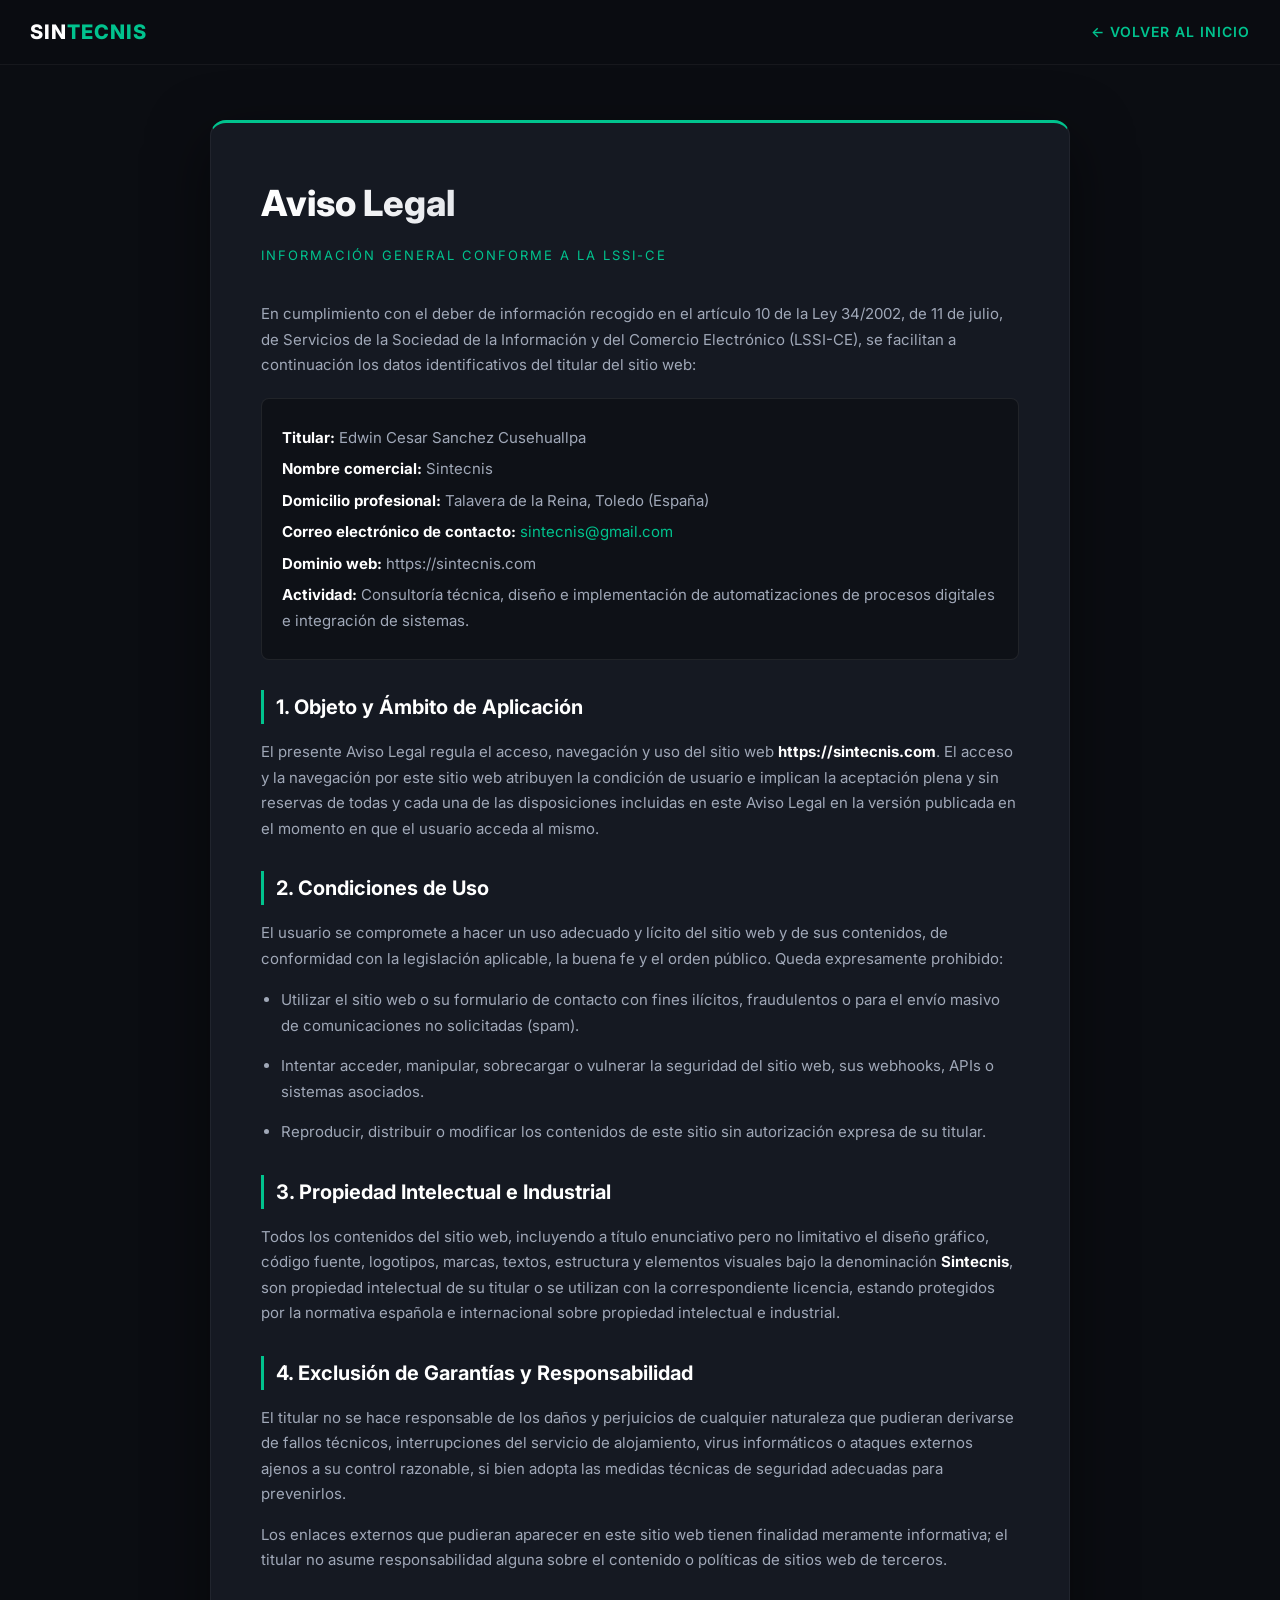
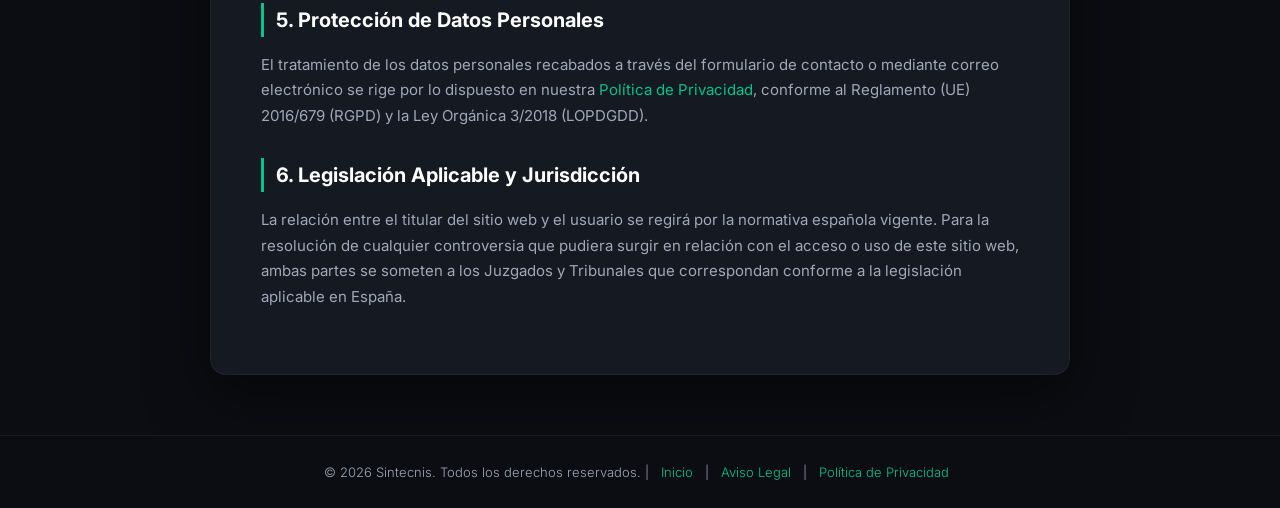
<file: aviso-legal.html>
<!doctype html>
<html lang="es">
<head>
    <meta charset="utf-8">
    <meta http-equiv="X-UA-Compatible" content="IE=edge">
    <meta name="viewport" content="width=device-width, initial-scale=1">
    <meta http-equiv="X-Content-Type-Options" content="nosniff">
    <meta name="referrer" content="strict-origin-when-cross-origin">
    <meta name="robots" content="noindex, follow">

    <title>Aviso Legal | Sintecnis</title>
    <meta name="description" content="Aviso Legal y condiciones de uso del sitio web Sintecnis.">

    <!-- Favicons -->
    <link rel="apple-touch-icon" sizes="180x180" href="apple-touch-icon.png">
    <link rel="icon" type="image/png" sizes="32x32" href="favicon-32x32.png">
    <link rel="icon" type="image/png" sizes="16x16" href="favicon-16x16.png">
    <link rel="manifest" href="site.webmanifest">
    <meta name="theme-color" content="#0b0d12">

    <link href="https://fonts.googleapis.com/css2?family=Inter:wght@300;400;600;700;800&display=swap" rel="stylesheet">

    <style>
        :root {
            --bg-dark: #0b0d12;
            --bg-card: #1a1e29;
            --accent: #01c38e;
            --accent-hover: #01a376;
            --text-white: #ffffff;
            --text-grey: #a0a8b8;
        }

        * {
            box-sizing: border-box;
        }

        body {
            font-family: 'Inter', sans-serif;
            background-color: var(--bg-dark);
            color: var(--text-white);
            margin: 0;
            padding: 0;
            line-height: 1.7;
        }

        .navbar-modern {
            position: fixed;
            top: 0;
            left: 0;
            width: 100%;
            z-index: 1000;
            background: rgba(11, 13, 18, 0.9);
            backdrop-filter: blur(12px);
            border-bottom: 1px solid rgba(255, 255, 255, 0.05);
            padding: 15px 30px;
            display: flex;
            justify-content: space-between;
            align-items: center;
        }

        .brand-logo {
            font-size: 20px;
            font-weight: 800;
            color: var(--text-white);
            letter-spacing: 1px;
            text-decoration: none;
        }

        .brand-logo span {
            color: var(--accent);
        }

        .back-link {
            color: var(--accent);
            text-decoration: none;
            font-size: 14px;
            font-weight: 600;
            text-transform: uppercase;
            letter-spacing: 1px;
            transition: color 0.3s;
        }

        .back-link:hover {
            color: var(--text-white);
        }

        .container {
            max-width: 900px;
            margin: 120px auto 60px auto;
            padding: 0 20px;
        }

        .legal-card {
            background-color: rgba(26, 30, 41, 0.75);
            border: 1px solid rgba(255, 255, 255, 0.05);
            border-top: 3px solid var(--accent);
            border-radius: 16px;
            box-shadow: 0 20px 60px rgba(0, 0, 0, 0.5);
            padding: 50px;
        }

        h1 {
            font-size: 36px;
            font-weight: 800;
            margin-top: 0;
            margin-bottom: 10px;
            background: linear-gradient(to right, #fff, #a0a8b8);
            -webkit-background-clip: text;
            -webkit-text-fill-color: transparent;
        }

        .subtitle {
            color: var(--accent);
            font-size: 13px;
            text-transform: uppercase;
            letter-spacing: 2px;
            margin-bottom: 35px;
            display: block;
        }

        h2 {
            font-size: 20px;
            font-weight: 700;
            color: var(--text-white);
            margin-top: 30px;
            margin-bottom: 12px;
            border-left: 3px solid var(--accent);
            padding-left: 12px;
        }

        p, li {
            color: var(--text-grey);
            font-size: 15px;
            margin-bottom: 15px;
        }

        ul {
            padding-left: 20px;
        }

        .info-box {
            background-color: rgba(0, 0, 0, 0.3);
            border: 1px solid rgba(255, 255, 255, 0.08);
            border-radius: 8px;
            padding: 20px;
            margin: 20px 0;
        }

        .info-box p {
            margin: 6px 0;
        }

        strong {
            color: var(--text-white);
        }

        a {
            color: var(--accent);
            text-decoration: none;
        }

        a:hover {
            text-decoration: underline;
        }

        footer {
            background-color: var(--bg-dark);
            border-top: 1px solid rgba(255, 255, 255, 0.05);
            padding: 25px 15px;
            text-align: center;
        }

        footer p {
            color: var(--text-grey);
            font-size: 13px;
            font-weight: 300;
            margin: 0;
        }

        footer a {
            margin: 0 8px;
        }

        @media (max-width: 768px) {
            .legal-card {
                padding: 30px 20px;
            }
            h1 {
                font-size: 28px;
            }
        }
    </style>
</head>
<body>

    <nav class="navbar-modern">
        <a href="index.html" class="brand-logo">SIN<span>TECNIS</span></a>
        <a href="index.html" class="back-link">← Volver al inicio</a>
    </nav>

    <main class="container">
        <div class="legal-card">
            <h1>Aviso Legal</h1>
            <span class="subtitle">Información general conforme a la LSSI-CE</span>

            <p>En cumplimiento con el deber de información recogido en el artículo 10 de la Ley 34/2002, de 11 de julio, de Servicios de la Sociedad de la Información y del Comercio Electrónico (LSSI-CE), se facilitan a continuación los datos identificativos del titular del sitio web:</p>

            <div class="info-box">
                <p><strong>Titular:</strong> Edwin Cesar Sanchez Cusehuallpa</p>
                <p><strong>Nombre comercial:</strong> Sintecnis</p>
                <p><strong>Domicilio profesional:</strong> Talavera de la Reina, Toledo (España)</p>
                <p><strong>Correo electrónico de contacto:</strong> <a href="mailto:sintecnis@gmail.com">sintecnis@gmail.com</a></p>
                <p><strong>Dominio web:</strong> https://sintecnis.com</p>
                <p><strong>Actividad:</strong> Consultoría técnica, diseño e implementación de automatizaciones de procesos digitales e integración de sistemas.</p>
            </div>

            <h2>1. Objeto y Ámbito de Aplicación</h2>
            <p>El presente Aviso Legal regula el acceso, navegación y uso del sitio web <strong>https://sintecnis.com</strong>. El acceso y la navegación por este sitio web atribuyen la condición de usuario e implican la aceptación plena y sin reservas de todas y cada una de las disposiciones incluidas en este Aviso Legal en la versión publicada en el momento en que el usuario acceda al mismo.</p>

            <h2>2. Condiciones de Uso</h2>
            <p>El usuario se compromete a hacer un uso adecuado y lícito del sitio web y de sus contenidos, de conformidad con la legislación aplicable, la buena fe y el orden público. Queda expresamente prohibido:</p>
            <ul>
                <li>Utilizar el sitio web o su formulario de contacto con fines ilícitos, fraudulentos o para el envío masivo de comunicaciones no solicitadas (spam).</li>
                <li>Intentar acceder, manipular, sobrecargar o vulnerar la seguridad del sitio web, sus webhooks, APIs o sistemas asociados.</li>
                <li>Reproducir, distribuir o modificar los contenidos de este sitio sin autorización expresa de su titular.</li>
            </ul>

            <h2>3. Propiedad Intelectual e Industrial</h2>
            <p>Todos los contenidos del sitio web, incluyendo a título enunciativo pero no limitativo el diseño gráfico, código fuente, logotipos, marcas, textos, estructura y elementos visuales bajo la denominación <strong>Sintecnis</strong>, son propiedad intelectual de su titular o se utilizan con la correspondiente licencia, estando protegidos por la normativa española e internacional sobre propiedad intelectual e industrial.</p>

            <h2>4. Exclusión de Garantías y Responsabilidad</h2>
            <p>El titular no se hace responsable de los daños y perjuicios de cualquier naturaleza que pudieran derivarse de fallos técnicos, interrupciones del servicio de alojamiento, virus informáticos o ataques externos ajenos a su control razonable, si bien adopta las medidas técnicas de seguridad adecuadas para prevenirlos.</p>
            <p>Los enlaces externos que pudieran aparecer en este sitio web tienen finalidad meramente informativa; el titular no asume responsabilidad alguna sobre el contenido o políticas de sitios web de terceros.</p>

            <h2>5. Protección de Datos Personales</h2>
            <p>El tratamiento de los datos personales recabados a través del formulario de contacto o mediante correo electrónico se rige por lo dispuesto en nuestra <a href="privacidad.html">Política de Privacidad</a>, conforme al Reglamento (UE) 2016/679 (RGPD) y la Ley Orgánica 3/2018 (LOPDGDD).</p>

            <h2>6. Legislación Aplicable y Jurisdicción</h2>
            <p>La relación entre el titular del sitio web y el usuario se regirá por la normativa española vigente. Para la resolución de cualquier controversia que pudiera surgir en relación con el acceso o uso de este sitio web, ambas partes se someten a los Juzgados y Tribunales que correspondan conforme a la legislación aplicable en España.</p>
        </div>
    </main>

    <footer>
        <p>© 2026 Sintecnis. Todos los derechos reservados. | 
            <a href="index.html">Inicio</a> | 
            <a href="aviso-legal.html">Aviso Legal</a> | 
            <a href="privacidad.html">Política de Privacidad</a>
        </p>
    </footer>

</body>
</html>
</file>
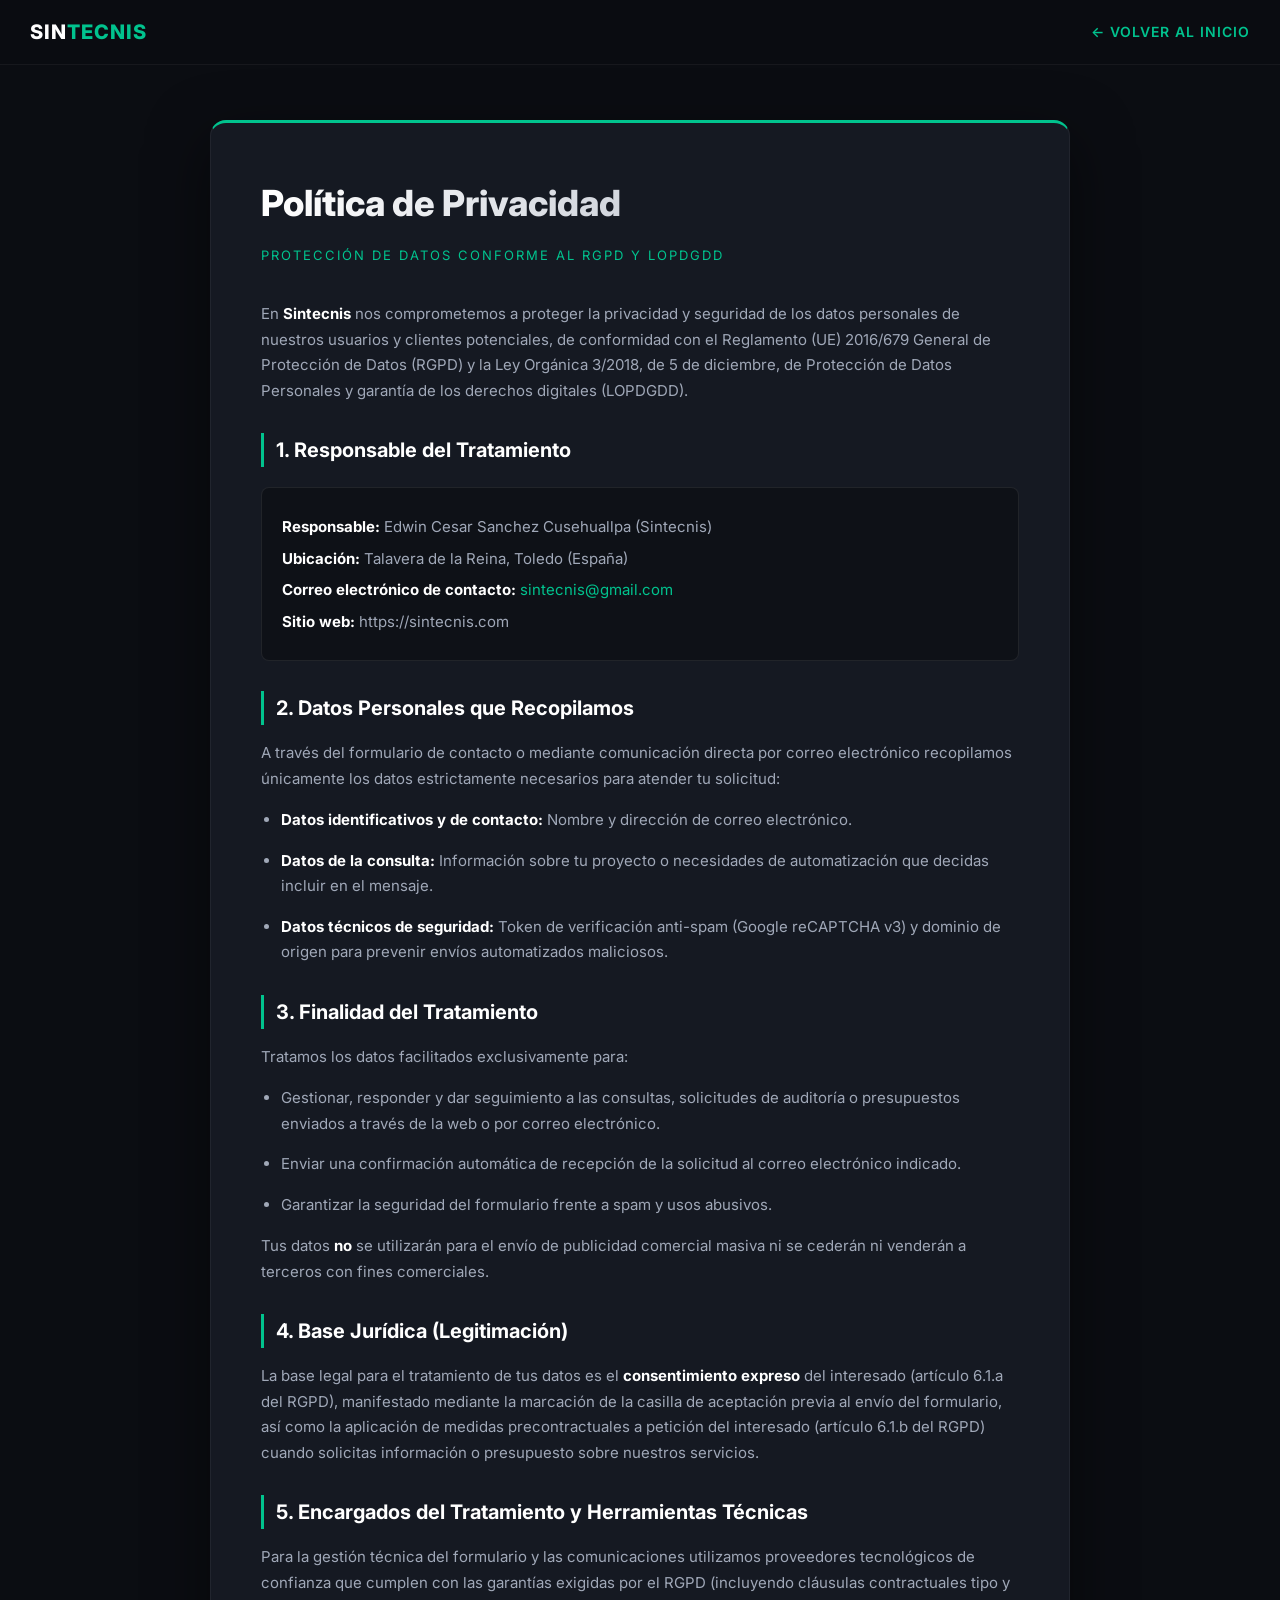
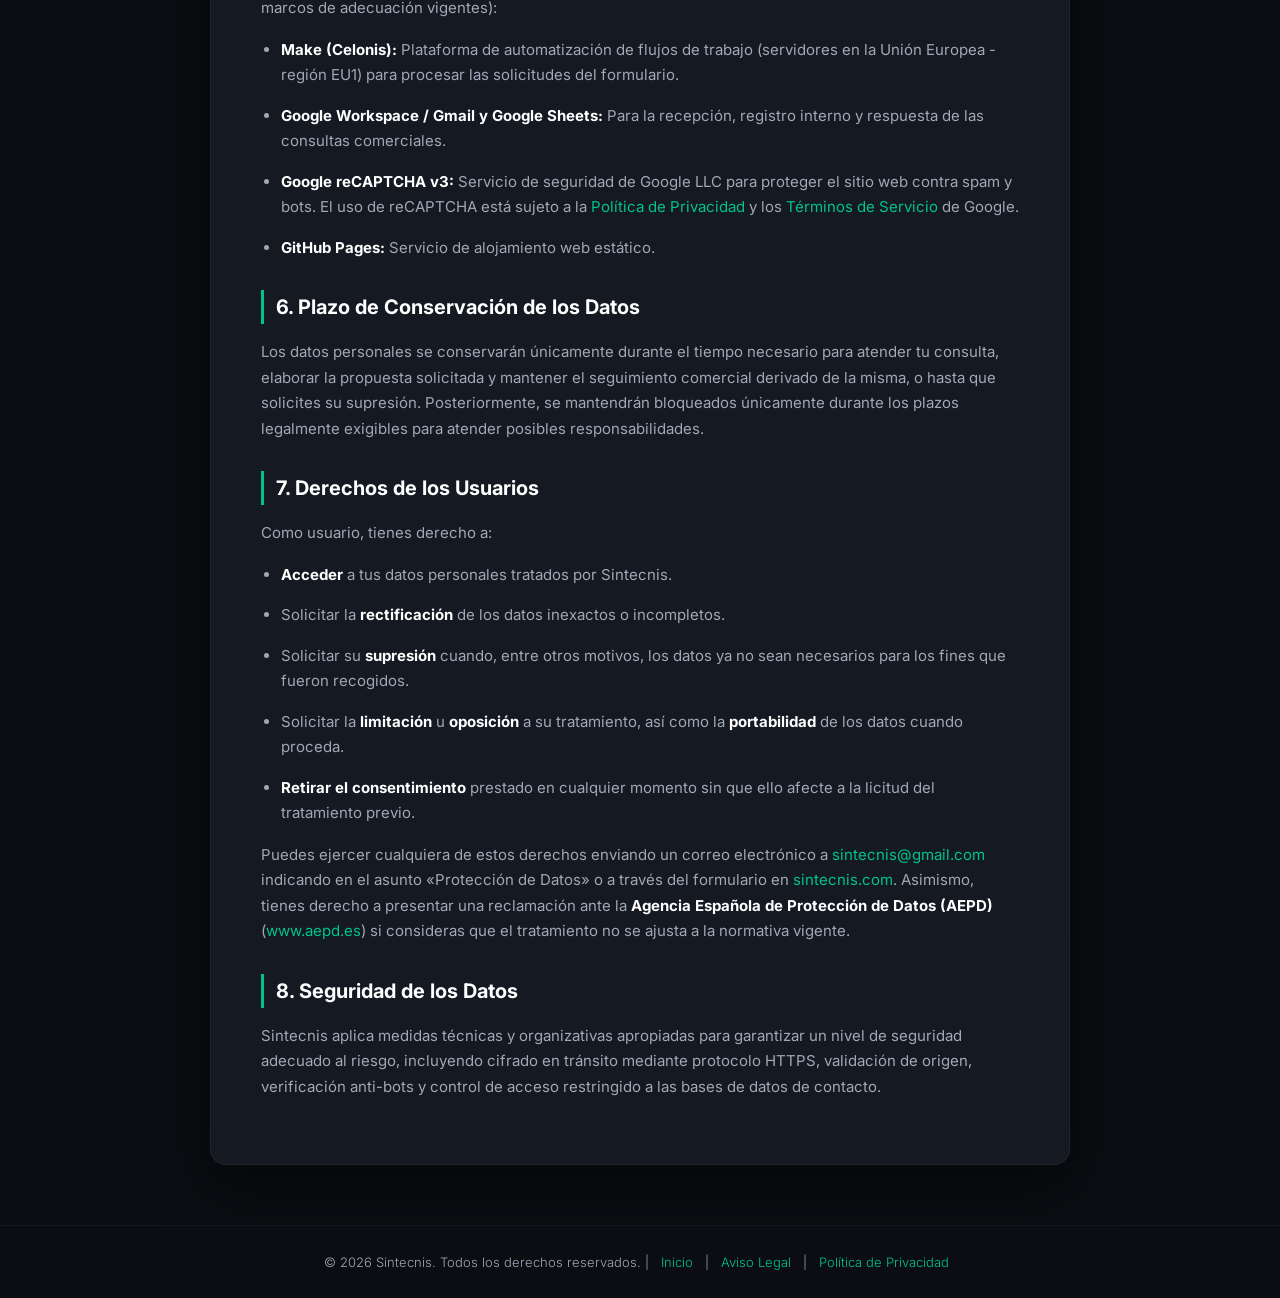
<file: privacidad.html>
<!doctype html>
<html lang="es">
<head>
    <meta charset="utf-8">
    <meta http-equiv="X-UA-Compatible" content="IE=edge">
    <meta name="viewport" content="width=device-width, initial-scale=1">
    <meta http-equiv="X-Content-Type-Options" content="nosniff">
    <meta name="referrer" content="strict-origin-when-cross-origin">
    <meta name="robots" content="noindex, follow">

    <title>Política de Privacidad | Sintecnis</title>
    <meta name="description" content="Política de Privacidad y protección de datos personales de Sintecnis conforme al RGPD.">

    <!-- Favicons -->
    <link rel="apple-touch-icon" sizes="180x180" href="apple-touch-icon.png">
    <link rel="icon" type="image/png" sizes="32x32" href="favicon-32x32.png">
    <link rel="icon" type="image/png" sizes="16x16" href="favicon-16x16.png">
    <link rel="manifest" href="site.webmanifest">
    <meta name="theme-color" content="#0b0d12">

    <link href="https://fonts.googleapis.com/css2?family=Inter:wght@300;400;600;700;800&display=swap" rel="stylesheet">

    <style>
        :root {
            --bg-dark: #0b0d12;
            --bg-card: #1a1e29;
            --accent: #01c38e;
            --accent-hover: #01a376;
            --text-white: #ffffff;
            --text-grey: #a0a8b8;
        }

        * {
            box-sizing: border-box;
        }

        body {
            font-family: 'Inter', sans-serif;
            background-color: var(--bg-dark);
            color: var(--text-white);
            margin: 0;
            padding: 0;
            line-height: 1.7;
        }

        .navbar-modern {
            position: fixed;
            top: 0;
            left: 0;
            width: 100%;
            z-index: 1000;
            background: rgba(11, 13, 18, 0.9);
            backdrop-filter: blur(12px);
            border-bottom: 1px solid rgba(255, 255, 255, 0.05);
            padding: 15px 30px;
            display: flex;
            justify-content: space-between;
            align-items: center;
        }

        .brand-logo {
            font-size: 20px;
            font-weight: 800;
            color: var(--text-white);
            letter-spacing: 1px;
            text-decoration: none;
        }

        .brand-logo span {
            color: var(--accent);
        }

        .back-link {
            color: var(--accent);
            text-decoration: none;
            font-size: 14px;
            font-weight: 600;
            text-transform: uppercase;
            letter-spacing: 1px;
            transition: color 0.3s;
        }

        .back-link:hover {
            color: var(--text-white);
        }

        .container {
            max-width: 900px;
            margin: 120px auto 60px auto;
            padding: 0 20px;
        }

        .legal-card {
            background-color: rgba(26, 30, 41, 0.75);
            border: 1px solid rgba(255, 255, 255, 0.05);
            border-top: 3px solid var(--accent);
            border-radius: 16px;
            box-shadow: 0 20px 60px rgba(0, 0, 0, 0.5);
            padding: 50px;
        }

        h1 {
            font-size: 36px;
            font-weight: 800;
            margin-top: 0;
            margin-bottom: 10px;
            background: linear-gradient(to right, #fff, #a0a8b8);
            -webkit-background-clip: text;
            -webkit-text-fill-color: transparent;
        }

        .subtitle {
            color: var(--accent);
            font-size: 13px;
            text-transform: uppercase;
            letter-spacing: 2px;
            margin-bottom: 35px;
            display: block;
        }

        h2 {
            font-size: 20px;
            font-weight: 700;
            color: var(--text-white);
            margin-top: 30px;
            margin-bottom: 12px;
            border-left: 3px solid var(--accent);
            padding-left: 12px;
        }

        p, li {
            color: var(--text-grey);
            font-size: 15px;
            margin-bottom: 15px;
        }

        ul {
            padding-left: 20px;
        }

        .info-box {
            background-color: rgba(0, 0, 0, 0.3);
            border: 1px solid rgba(255, 255, 255, 0.08);
            border-radius: 8px;
            padding: 20px;
            margin: 20px 0;
        }

        .info-box p {
            margin: 6px 0;
        }

        strong {
            color: var(--text-white);
        }

        a {
            color: var(--accent);
            text-decoration: none;
        }

        a:hover {
            text-decoration: underline;
        }

        footer {
            background-color: var(--bg-dark);
            border-top: 1px solid rgba(255, 255, 255, 0.05);
            padding: 25px 15px;
            text-align: center;
        }

        footer p {
            color: var(--text-grey);
            font-size: 13px;
            font-weight: 300;
            margin: 0;
        }

        footer a {
            margin: 0 8px;
        }

        @media (max-width: 768px) {
            .legal-card {
                padding: 30px 20px;
            }
            h1 {
                font-size: 28px;
            }
        }
    </style>
</head>
<body>

    <nav class="navbar-modern">
        <a href="index.html" class="brand-logo">SIN<span>TECNIS</span></a>
        <a href="index.html" class="back-link">← Volver al inicio</a>
    </nav>

    <main class="container">
        <div class="legal-card">
            <h1>Política de Privacidad</h1>
            <span class="subtitle">Protección de datos conforme al RGPD y LOPDGDD</span>

            <p>En <strong>Sintecnis</strong> nos comprometemos a proteger la privacidad y seguridad de los datos personales de nuestros usuarios y clientes potenciales, de conformidad con el Reglamento (UE) 2016/679 General de Protección de Datos (RGPD) y la Ley Orgánica 3/2018, de 5 de diciembre, de Protección de Datos Personales y garantía de los derechos digitales (LOPDGDD).</p>

            <h2>1. Responsable del Tratamiento</h2>
            <div class="info-box">
                <p><strong>Responsable:</strong> Edwin Cesar Sanchez Cusehuallpa (Sintecnis)</p>
                <p><strong>Ubicación:</strong> Talavera de la Reina, Toledo (España)</p>
                <p><strong>Correo electrónico de contacto:</strong> <a href="mailto:sintecnis@gmail.com">sintecnis@gmail.com</a></p>
                <p><strong>Sitio web:</strong> https://sintecnis.com</p>
            </div>

            <h2>2. Datos Personales que Recopilamos</h2>
            <p>A través del formulario de contacto o mediante comunicación directa por correo electrónico recopilamos únicamente los datos estrictamente necesarios para atender tu solicitud:</p>
            <ul>
                <li><strong>Datos identificativos y de contacto:</strong> Nombre y dirección de correo electrónico.</li>
                <li><strong>Datos de la consulta:</strong> Información sobre tu proyecto o necesidades de automatización que decidas incluir en el mensaje.</li>
                <li><strong>Datos técnicos de seguridad:</strong> Token de verificación anti-spam (Google reCAPTCHA v3) y dominio de origen para prevenir envíos automatizados maliciosos.</li>
            </ul>

            <h2>3. Finalidad del Tratamiento</h2>
            <p>Tratamos los datos facilitados exclusivamente para:</p>
            <ul>
                <li>Gestionar, responder y dar seguimiento a las consultas, solicitudes de auditoría o presupuestos enviados a través de la web o por correo electrónico.</li>
                <li>Enviar una confirmación automática de recepción de la solicitud al correo electrónico indicado.</li>
                <li>Garantizar la seguridad del formulario frente a spam y usos abusivos.</li>
            </ul>
            <p>Tus datos <strong>no</strong> se utilizarán para el envío de publicidad comercial masiva ni se cederán ni venderán a terceros con fines comerciales.</p>

            <h2>4. Base Jurídica (Legitimación)</h2>
            <p>La base legal para el tratamiento de tus datos es el <strong>consentimiento expreso</strong> del interesado (artículo 6.1.a del RGPD), manifestado mediante la marcación de la casilla de aceptación previa al envío del formulario, así como la aplicación de medidas precontractuales a petición del interesado (artículo 6.1.b del RGPD) cuando solicitas información o presupuesto sobre nuestros servicios.</p>

            <h2>5. Encargados del Tratamiento y Herramientas Técnicas</h2>
            <p>Para la gestión técnica del formulario y las comunicaciones utilizamos proveedores tecnológicos de confianza que cumplen con las garantías exigidas por el RGPD (incluyendo cláusulas contractuales tipo y marcos de adecuación vigentes):</p>
            <ul>
                <li><strong>Make (Celonis):</strong> Plataforma de automatización de flujos de trabajo (servidores en la Unión Europea - región EU1) para procesar las solicitudes del formulario.</li>
                <li><strong>Google Workspace / Gmail y Google Sheets:</strong> Para la recepción, registro interno y respuesta de las consultas comerciales.</li>
                <li><strong>Google reCAPTCHA v3:</strong> Servicio de seguridad de Google LLC para proteger el sitio web contra spam y bots. El uso de reCAPTCHA está sujeto a la <a href="https://policies.google.com/privacy" target="_blank" rel="noopener noreferrer">Política de Privacidad</a> y los <a href="https://policies.google.com/terms" target="_blank" rel="noopener noreferrer">Términos de Servicio</a> de Google.</li>
                <li><strong>GitHub Pages:</strong> Servicio de alojamiento web estático.</li>
            </ul>

            <h2>6. Plazo de Conservación de los Datos</h2>
            <p>Los datos personales se conservarán únicamente durante el tiempo necesario para atender tu consulta, elaborar la propuesta solicitada y mantener el seguimiento comercial derivado de la misma, o hasta que solicites su supresión. Posteriormente, se mantendrán bloqueados únicamente durante los plazos legalmente exigibles para atender posibles responsabilidades.</p>

            <h2>7. Derechos de los Usuarios</h2>
            <p>Como usuario, tienes derecho a:</p>
            <ul>
                <li><strong>Acceder</strong> a tus datos personales tratados por Sintecnis.</li>
                <li>Solicitar la <strong>rectificación</strong> de los datos inexactos o incompletos.</li>
                <li>Solicitar su <strong>supresión</strong> cuando, entre otros motivos, los datos ya no sean necesarios para los fines que fueron recogidos.</li>
                <li>Solicitar la <strong>limitación</strong> u <strong>oposición</strong> a su tratamiento, así como la <strong>portabilidad</strong> de los datos cuando proceda.</li>
                <li><strong>Retirar el consentimiento</strong> prestado en cualquier momento sin que ello afecte a la licitud del tratamiento previo.</li>
            </ul>
            <p>Puedes ejercer cualquiera de estos derechos enviando un correo electrónico a <a href="mailto:sintecnis@gmail.com">sintecnis@gmail.com</a> indicando en el asunto «Protección de Datos» o a través del formulario en <a href="index.html">sintecnis.com</a>. Asimismo, tienes derecho a presentar una reclamación ante la <strong>Agencia Española de Protección de Datos (AEPD)</strong> (<a href="https://www.aepd.es" target="_blank" rel="noopener noreferrer">www.aepd.es</a>) si consideras que el tratamiento no se ajusta a la normativa vigente.</p>

            <h2>8. Seguridad de los Datos</h2>
            <p>Sintecnis aplica medidas técnicas y organizativas apropiadas para garantizar un nivel de seguridad adecuado al riesgo, incluyendo cifrado en tránsito mediante protocolo HTTPS, validación de origen, verificación anti-bots y control de acceso restringido a las bases de datos de contacto.</p>
        </div>
    </main>

    <footer>
        <p>© 2026 Sintecnis. Todos los derechos reservados. | 
            <a href="index.html">Inicio</a> | 
            <a href="aviso-legal.html">Aviso Legal</a> | 
            <a href="privacidad.html">Política de Privacidad</a>
        </p>
    </footer>

</body>
</html>
</file>
